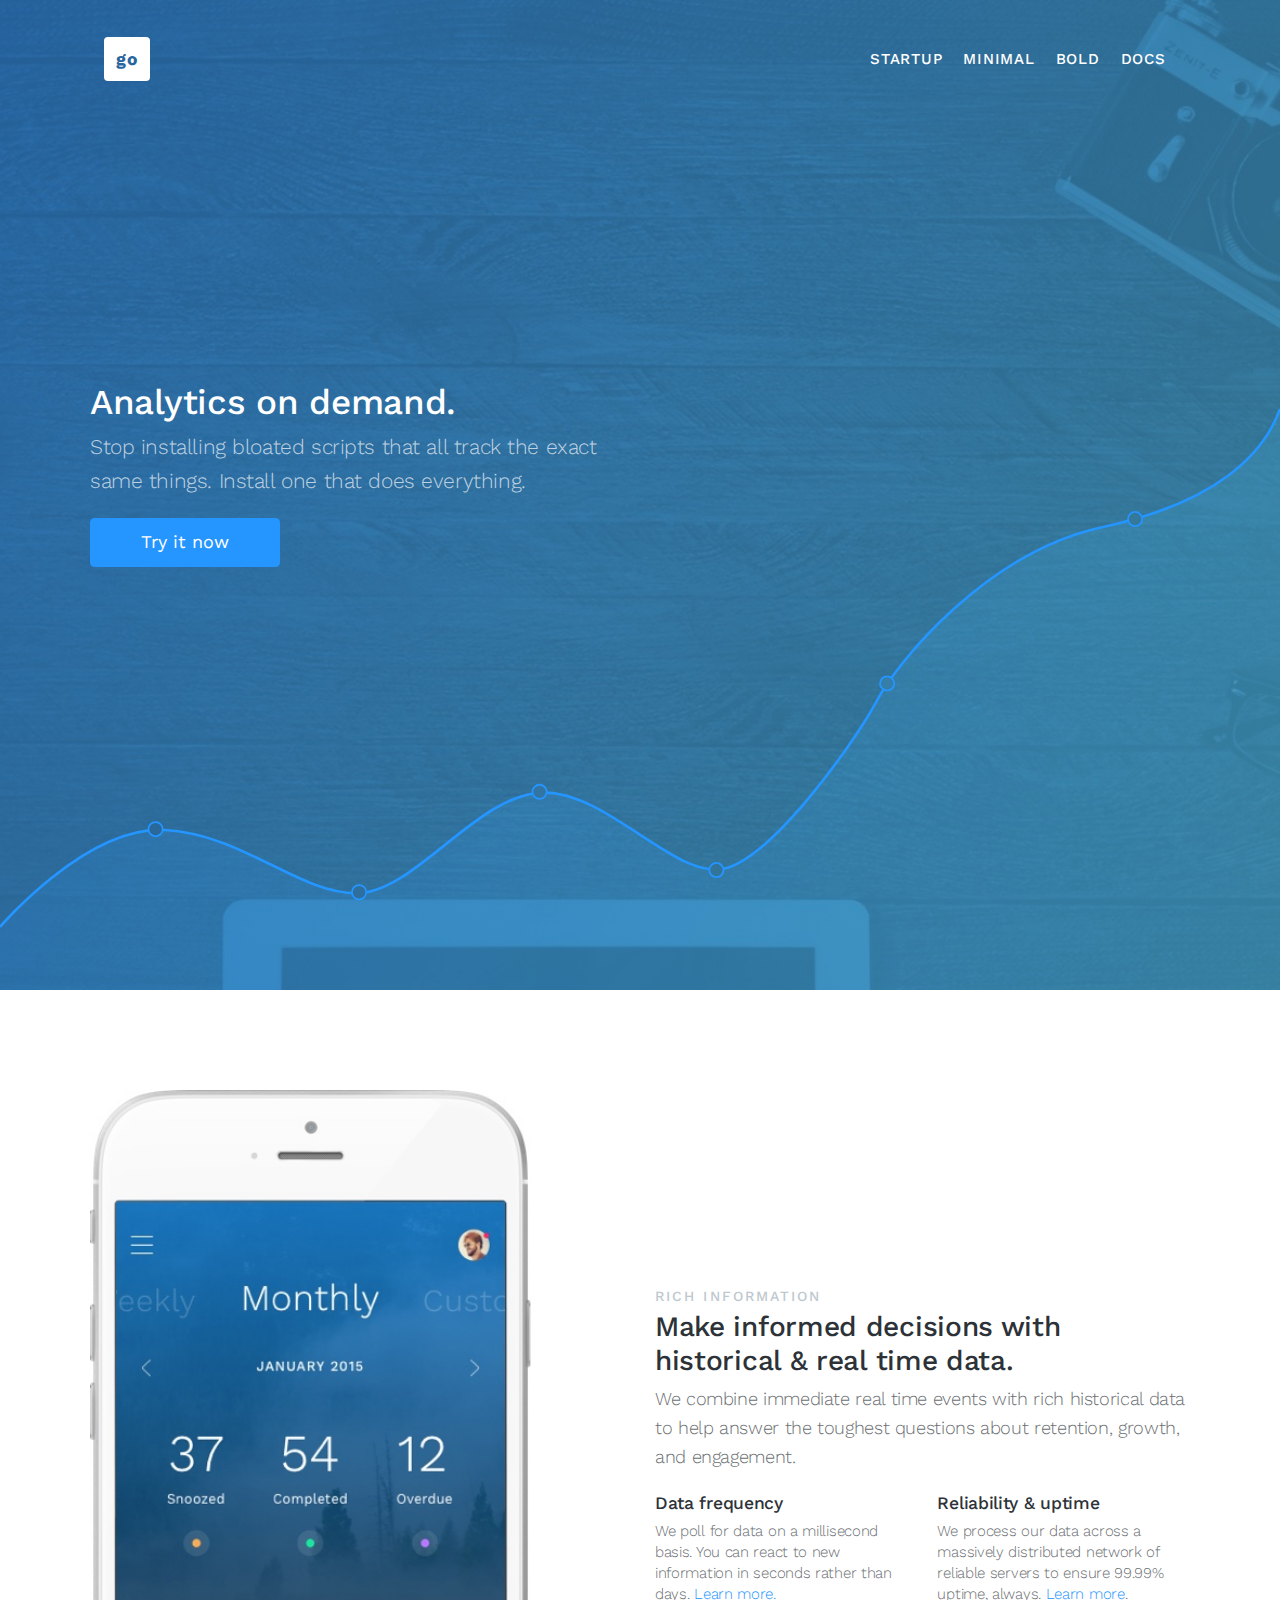
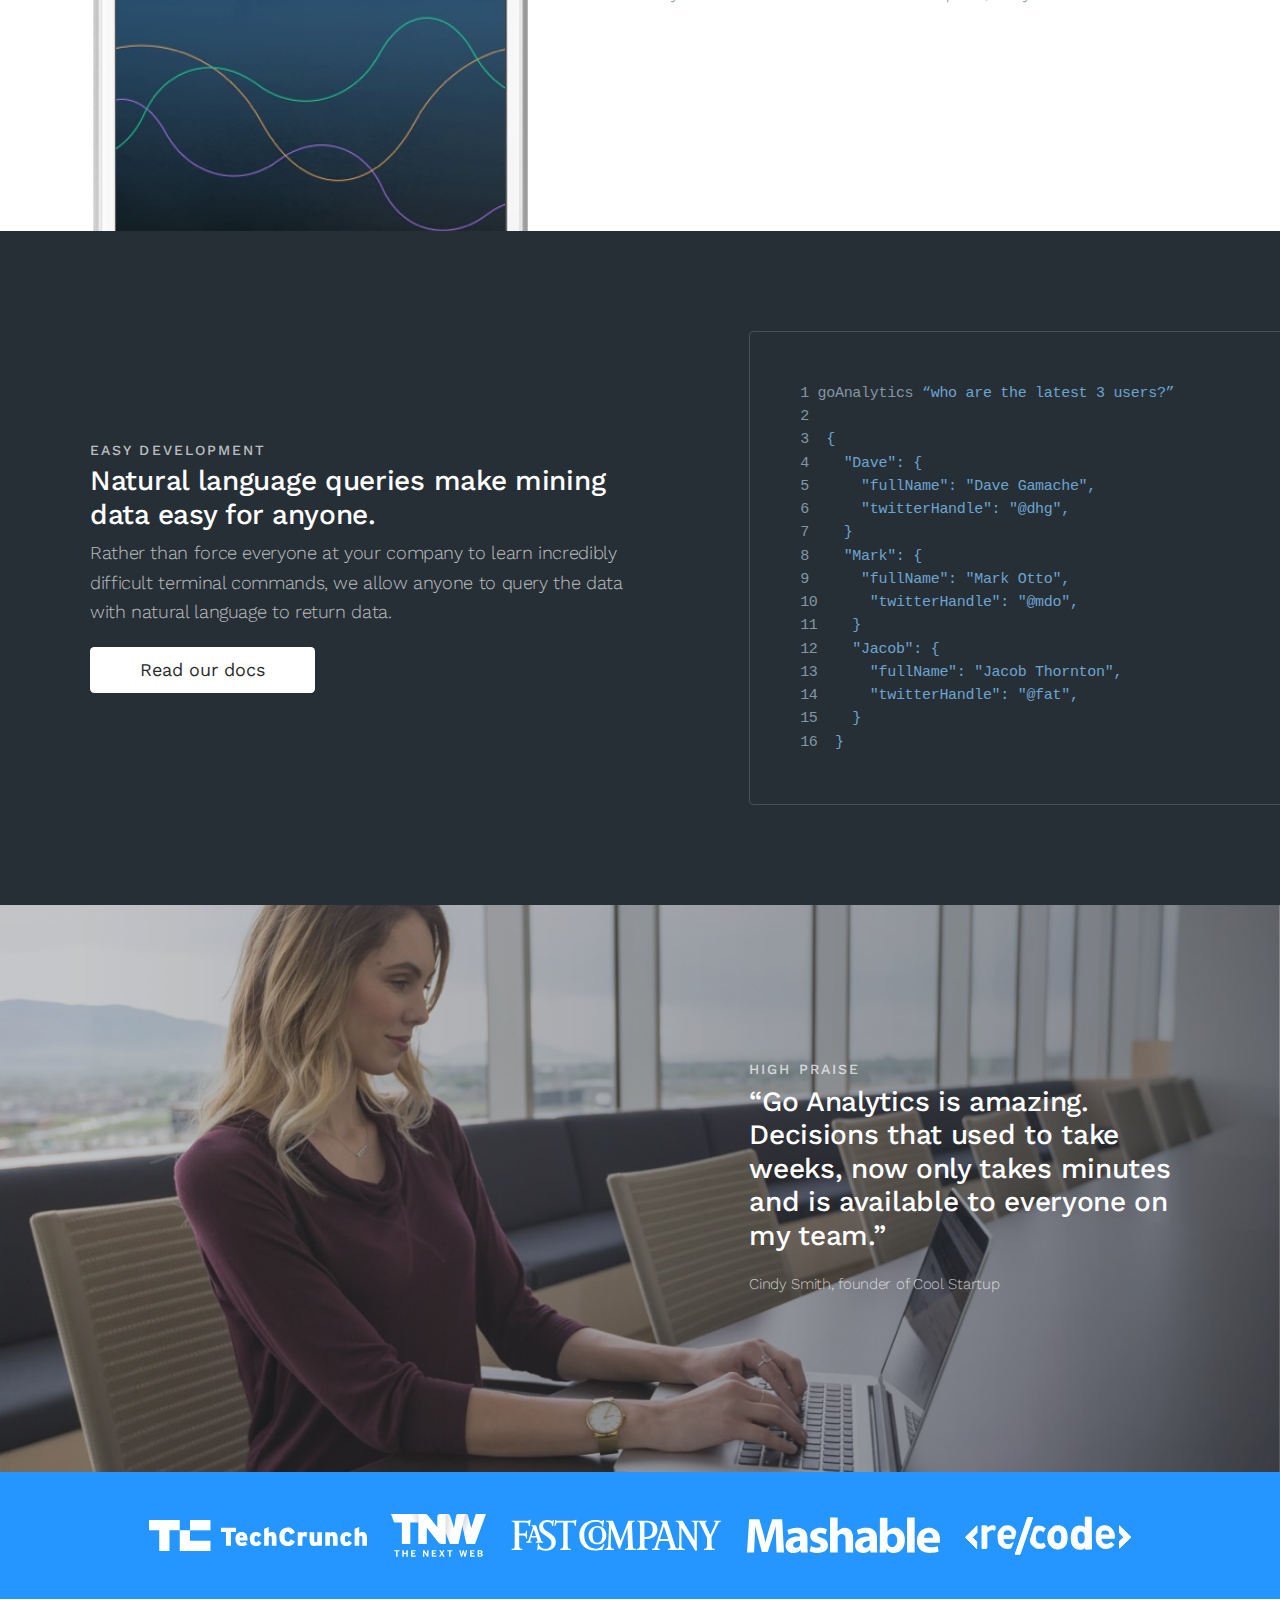
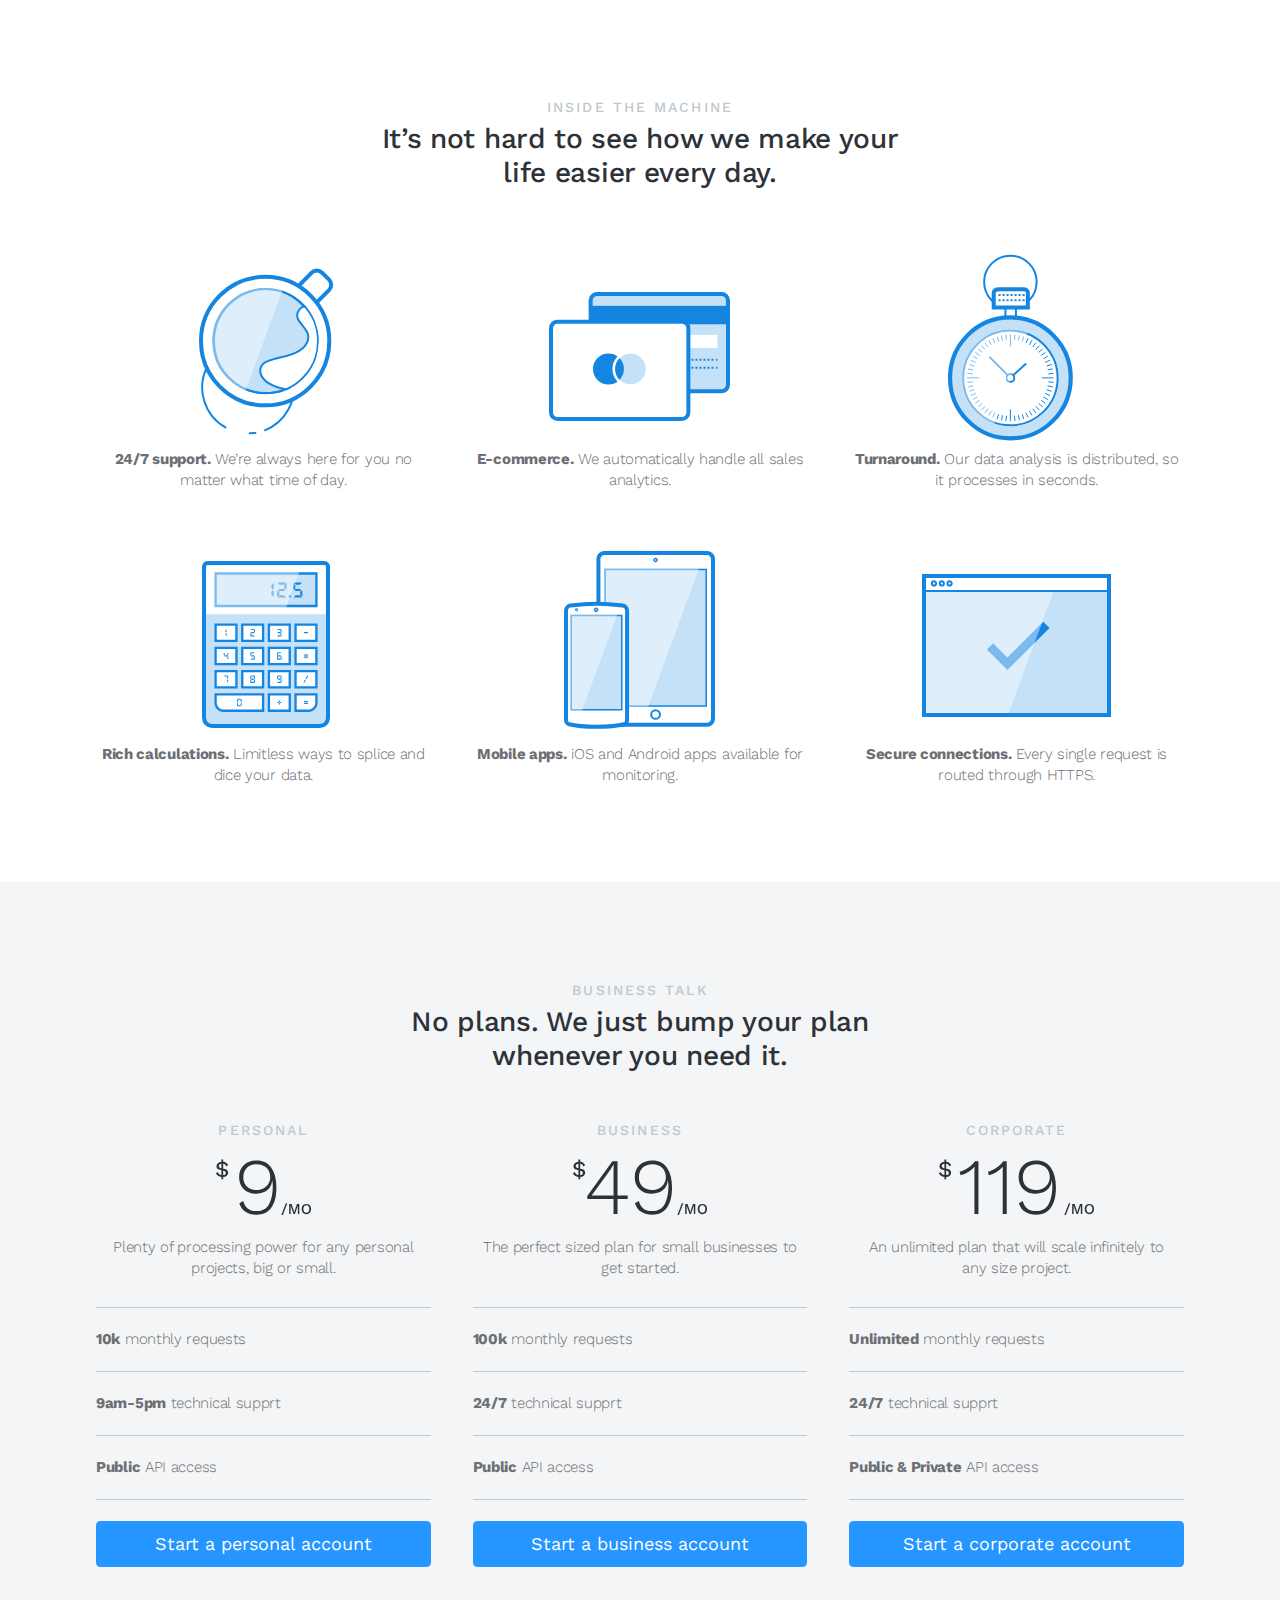
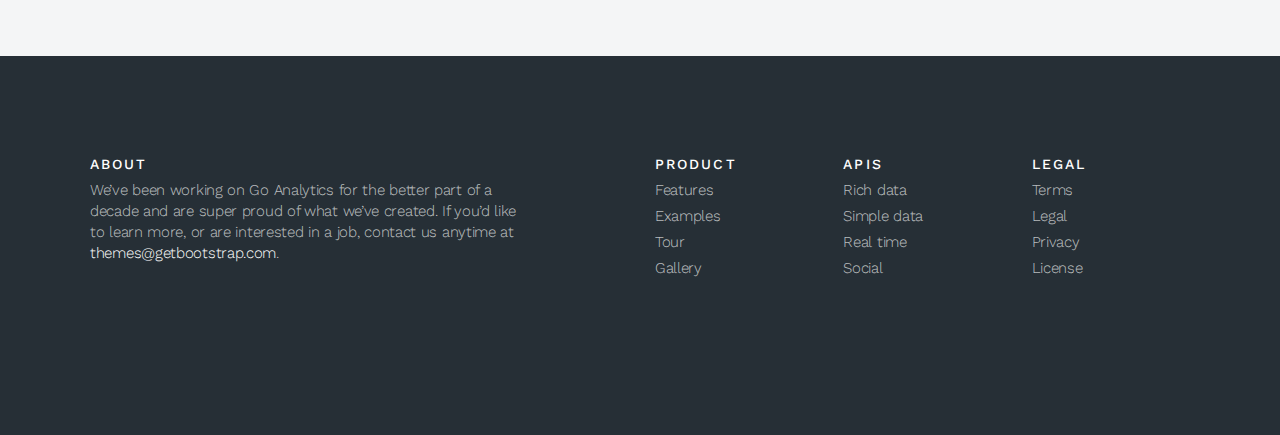
<file: v4/docs/index.html>
<!DOCTYPE html>
<html lang="en">
  <head>
    <meta charset="utf-8">
    <meta http-equiv="X-UA-Compatible" content="IE=edge">
    <meta name="viewport" content="width=device-width, initial-scale=1">
    <meta name="description" content="">
    <meta name="keywords" content="">
    <meta name="author" content="">

    <title>
      
        StartUp &middot; 
      
    </title>

    
      <link href='https://fonts.googleapis.com/css?family=Lora:400,400italic|Work+Sans:300,400,500,600' rel='stylesheet' type='text/css'>
      <link href="assets/css/toolkit-startup.css" rel="stylesheet">
      <link href="assets/css/application-startup.css" rel="stylesheet">
    

    

    <style>
      /* note: this is a hack for ios iframe for bootstrap themes shopify page */
      /* this chunk of css is not part of the toolkit :) */
      /* …curses ios, etc… */
      @media (max-width: 768px) and (-webkit-min-device-pixel-ratio: 2) {
        body {
          width: 1px;
          min-width: 100%;
          *width: 100%;
        }
        #stage {
          height: 1px;
          overflow: auto;
          min-height: 100vh;
          -webkit-overflow-scrolling: touch;
        }
      }
    </style>
  </head>


<body>
  



<div class="stage-shelf stage-shelf-right hidden" id="sidebar">
  <ul class="nav nav-bordered nav-stacked flex-column">
    <li class="nav-header">Examples</li>
    <li class="nav-item">
      <a class="nav-link active" href="index.html">Startup</a>
    </li>
    <li class="nav-item">
      <a class="nav-link" href="minimal/index.html">Minimal</a>
    </li>
    <li class="nav-item">
      <a class="nav-link" href="bold/index.html">Bold</a>
    </li>
    <li class="nav-divider"></li>
    <li class="nav-header">Docs</li>
    <li class="nav-item">
      <a class="nav-link" href="docs/index.html">Toolkit</a>
    </li>
    <li class="nav-item">
      <a class="nav-link" href="http://getbootstrap.com">Bootstrap</a>
    </li>
  </ul>
</div>

<div class="stage" id="stage">

<div class="block block-inverse block-fill-height app-header"
     style="background-image: url(assets/img/startup-1.jpg);">

  <div class="container py-4 fixed-top app-navbar">
  <nav class="navbar navbar-transparent navbar-padded navbar-toggleable-sm">
    <button
      class="navbar-toggler navbar-toggler-right hidden-md-up"
      type="button"
      data-target="#stage"
      data-toggle="stage"
      data-distance="-250">
      <span class="navbar-toggler-icon"></span>
    </button>

    <a class="navbar-brand mr-auto" href="">
      <strong style="background: #fff; padding: 12px; border-radius: 4px; color: #28669F;">go</strong>
    </a>

    <div class="hidden-sm-down text-uppercase">
      <ul class="navbar-nav">
        <li class="nav-item px-1 ">
          <a class="nav-link" href="#">StartUp</a>
        </li>
        <li class="nav-item px-1 ">
          <a class="nav-link" href="minimal/index.html">Minimal</a>
        </li>
        <li class="nav-item px-1 ">
          <a class="nav-link" href="bold/index.html">Bold</a>
        </li>
        <li class="nav-item px-1 ">
          <a class="nav-link" href="docs/index.html">Docs</a>
        </li>
      </ul>
    </div>
  </nav>
</div>


  <img class="app-graph"  src="assets/img/startup-0.svg">

  <div class="block-xs-middle pb-5">
    <div class="container">
      <div class="row">
        <div class="col-sm-10 col-lg-6">
          <h1 class="block-titleData frequency">Analytics on demand.</h1>
          <p class="lead mb-4 text-muted">Stop installing bloated scripts that all track the exact same things. Install one that does everything.</p>
          <button class="btn btn-primary btn-lg">Try it now</button>
        </div>
      </div>
    </div>
  </div>
</div>

<div class="block block-secondary app-iphone-block">
  <div class="container">
    <div class="row app-align-center">

      <div class="col-sm-5 hidden-sm-down">
        <img class="app-iphone" src="assets/img/startup-2.jpg" style="width: 100%;">
      </div>

      <div class="col-md-6 offset-md-1 col-sm-12 offset-sm-0">
        <h6 class="text-muted text-uppercase">Rich Information</h6>
        <h3>Make informed decisions with historical &amp; real time data.</h3>
        <p class="lead mb-4">We combine immediate real time events with rich historical data to help answer the toughest questions about retention, growth, and engagement.</p>
        <div class="row hidden-md-down">
          <div class="col-sm-6 mb-3">
            <h5>Data frequency</h5>
            <p>We poll for data on a millisecond basis. You can react to new information in seconds rather than days. <a href="#" class="text-primary">Learn more.</a></p>
          </div>
          <div class="col-sm-6">
            <h5>Reliability &amp; uptime</h5>
            <p>We process our data across a massively distributed network of reliable servers to ensure 99.99% uptime, always. <a href="#" class="text-primary">Learn more</a>.</p>
          </div>
        </div>
      </div>
    </div>

  </div>
</div>

<div class="block block-inverse block-secondary app-code-block">
  <div class="container">
    <div class="row app-align-center">
      <div class="col-md-5 push-md-7">
        <pre class="app-code">
<span>1</span> <span>goAnalytics</span> “who are the latest 3 users?”
<span>2</span>
<span>3</span>  {
<span>4</span>    "Dave": {
<span>5</span>      "fullName": "Dave Gamache",
<span>6</span>      "twitterHandle": "@dhg",
<span>7</span>    }
<span>8</span>    "Mark": {
<span>9</span>      "fullName": "Mark Otto",
<span>10</span>      "twitterHandle": "@mdo",
<span>11</span>    }
<span>12</span>    "Jacob": {
<span>13</span>      "fullName": "Jacob Thornton",
<span>14</span>      "twitterHandle": "@fat",
<span>15</span>    }
<span>16</span>  }</pre>
      </div>

      <div class="col-md-6 pull-md-5">
        <h6 class="text-muted text-uppercase">Easy development</h6>
        <h3>Natural language queries make mining data easy for anyone.</h3>
        <p class="lead mb-4 text-muted">Rather than force everyone at your company to learn incredibly difficult terminal commands, we allow anyone to query the data with natural language to return data.</p>
        <button class="btn btn-secondary btn-lg btn-borderless">
          Read our docs
        </button>
      </div>
    </div>
  </div>
</div>

<div class="block block-inverse app-high-praise"
     style="background-image: url(assets/img/startup-3.jpg);">
    <div class="container">
      <div class="row app-align-center py-3">
        <div class="col-sm-5 push-sm-7 py-5">
          <h6 class="text-muted text-uppercase mb-2">High Praise</h6>
          <h3 class="mb-4">“Go Analytics is amazing. Decisions that used to take weeks, now only takes minutes and is available to everyone on my team.”</h3>
          <p class="mb-4 text-muted">Cindy Smith, founder of Cool Startup</p>
        </div>
      </div>
  </div>
</div>

<div class="block app-ribbon py-5">
  <div class="container text-xs-center">
    <img src="assets/img/startup-4.svg">
    <img src="assets/img/startup-5.svg">
    <img src="assets/img/startup-6.svg">
    <img src="assets/img/startup-7.svg">
    <img src="assets/img/startup-8.svg">
  </div>
</div>

<div class="block block-secondary app-block-marketing-grid">
  <div class="container text-xs-center">

    <div class="row mb-5">
      <div class="col-xs-10 offset-xs-1 col-sm-8 offset-sm-2 col-lg-6 offset-lg-3">
        <h6 class="text-muted text-uppercase mb-2">Inside the machine</h6>
        <h3  class="mb-4">It’s not hard to see how we make your life easier every day.</h3>
      </div>
    </div>

    <div class="row app-marketing-grid">
      <div class="col-md-4 px-4 mb-5">
        <img class="mb-1" src="assets/img/startup-9.svg">
        <p><strong>24/7 support.</strong> We’re always here for you no matter what time of day.</p>
      </div>
      <div class="col-md-4 px-4 mb-5">
        <img class="mb-1" src="assets/img/startup-10.svg">
        <p><strong>E-commerce.</strong> We automatically handle all sales analytics.</p>
      </div>
      <div class="col-md-4 px-4 mb-5">
        <img class="mb-1" src="assets/img/startup-11.svg">
        <p><strong>Turnaround.</strong> Our data analysis is distributed, so it processes in seconds.</p>
      </div>
    </div>

    <div class="row app-marketing-grid">
      <div class="col-md-4 px-4 mb-5">
        <img class="mb-1" src="assets/img/startup-12.svg">
        <p><strong>Rich calculations.</strong> Limitless ways to splice and dice your data.</p>
      </div>
      <div class="col-md-4 px-4 mb-5">
        <img class="mb-1" src="assets/img/startup-13.svg">
        <p><strong>Mobile apps.</strong> iOS and Android apps available for monitoring.</p>
      </div>
      <div class="col-md-4 px-4 mb-5">
        <img class="mb-1" src="assets/img/startup-14.svg">
        <p><strong>Secure connections.</strong> Every single request is routed through HTTPS.</p>
      </div>
    </div>
  </div>
</div>

<div class="block app-price-plans">
  <div class="container text-center">

    <div class="row mb-5">
      <div class="col-md-8 offset-md-2 col-lg-6 offset-lg-3">
        <h6 class="text-muted text-uppercase mb-2">Business Talk</h6>
        <h3>No plans. We just bump your plan whenever you need it.</h3>
      </div>
    </div>

    <div class="row">
      <div class="col-md-4 px-4 pb-2 mb-5">
        <div class="px-2 mb-2">
          <h6 class="text-muted text-uppercase mb-4">Personal</h6>
          <img class="mb-4" src="assets/img/startup-15.svg">
          <p class="pb-2">Plenty of processing power for any personal projects, big or small.</p>
        </div>

        <ul class="list-unstyled list-bordered text-xs-left my-4">
          <li class="py-4"><strong>10k</strong> monthly requests</li>
          <li class="py-4"><strong>9am-5pm</strong> technical supprt</li>
          <li class="py-4"><strong>Public</strong> API access</li>
        </ul>

        <button class="btn btn-lg btn-primary btn-block">
          Start <span class="hidden-lg-down">a personal account</span>
        </button>
      </div>

      <div class="col-md-4 px-4 pb-2 mb-5">
        <div class="px-2">
          <h6 class="text-muted text-uppercase mb-4">Business</h6>
          <img class="mb-4" src="assets/img/startup-16.svg">
          <p class="pb-2">The perfect sized plan for small businesses to get started.</p>
        </div>

        <ul class="list-unstyled list-bordered text-xs-left my-4">
          <li class="py-4"><strong>100k</strong> monthly requests</li>
          <li class="py-4"><strong>24/7</strong> technical supprt</li>
          <li class="py-4"><strong>Public</strong> API access</li>
        </ul>

        <button class="btn btn-lg btn-primary btn-block">
          Start <span class="hidden-lg-down">a business account</span>
        </button>
      </div>

      <div class="col-md-4 px-4 pb-1 mb-5">
        <div class="px-2">
          <h6 class="text-muted text-uppercase mb-4">Corporate</h6>
          <img class="mb-4" src="assets/img/startup-17.svg">
          <p class="pb-2">An unlimited plan that will scale infinitely to any size project.</p>
        </div>

        <ul class="list-unstyled list-bordered text-xs-left my-4">
          <li class="py-4"><strong>Unlimited</strong> monthly requests</li>
          <li class="py-4"><strong>24/7</strong> technical supprt</li>
          <li class="py-4"><strong>Public &amp; Private</strong> API access</li>
        </ul>

        <button class="btn btn-lg btn-primary btn-block">
          Start <span class="hidden-lg-down">a corporate account</span>
        </button>
      </div>
    </div>

  </div>
</div>

<div class="block block-inverse app-footer">
 <div class="container">
    <div class="row">
      <div class="col-md-5 mb-5">
        <ul class="list-unstyled list-spaced">
          <li class="mb-2"><h6 class="text-uppercase">About</h6></li>
          <li class="text-muted">
             We’ve been working on Go Analytics for the better part of a decade and are super proud of what we’ve created. If you’d like to learn more, or are interested in a job, contact us anytime at <a href="mailto: themes@getbootstrap.com">themes@getbootstrap.com</a>.
          </li>
        </ul>
      </div>
      <div class="col-md-2 offset-md-1 mb-5">
        <ul class="list-unstyled list-spaced">
          <li class="mb-2"><h6 class="text-uppercase">Product</h6></li>
          <li class="text-muted">Features</li>
          <li class="text-muted">Examples</li>
          <li class="text-muted">Tour</li>
          <li class="text-muted">Gallery</li>
        </ul>
      </div>
      <div class="col-md-2 mb-5">
        <ul class="list-unstyled list-spaced">
          <li class="mb-2"><h6 class="text-uppercase">Apis</h6></li>
          <li class="text-muted">Rich data</li>
          <li class="text-muted">Simple data</li>
          <li class="text-muted">Real time</li>
          <li class="text-muted">Social</li>
        </ul>
      </div>
      <div class="col-md-2 mb-5">
        <ul class="list-unstyled list-spaced">
          <li class="mb-2"><h6 class="text-uppercase">Legal</h6></li>
          <li class="text-muted">Terms</li>
          <li class="text-muted">Legal</li>
          <li class="text-muted">Privacy</li>
          <li class="text-muted">License</li>
        </ul>
      </div>
    </div>
  </div>
</div>

</div>


    <script src="assets/js/jquery.min.js"></script>
    <script src="assets/js/tether.min.js"></script>
    <script src="assets/js/toolkit.js"></script>
    <script src="assets/js/application.js"></script>
  </body>
</html>
</file>
<file: v4/docs/assets/css/application-startup.css>
/* navbar */
.app-navbar {
  font-weight: 500;
  letter-spacing: .05em;
  position: absolute;
}


/* header block */
.app-graph {
  width: 150%;
  position: absolute;
  right: 0;
  bottom: -40px;
}
@media (min-width: 768px) {
  .app-graph {
    width: 100%;
    bottom: 0;
  }
}


/* iphone block */
.app-iphone-block {
  padding-bottom: 60px;
}
@media (min-width: 768px) {
  .app-iphone-block {
    padding-bottom: 0;
  }
}


/* code block */
.app-code-block {
  background-color: #262F36;
  overflow: hidden;
}
.app-code {
  color: #6EA4CF;
  border: #495158 1px solid;
  background: transparent;
  font-size: 12px;
  padding: 20px;
  line-height: 1.55;
  margin-bottom: 30px;
  border-radius: .3rem;
}
.app-code span {
  color: #8496A5;
}
@media (min-width: 768px) {
  .app-code {
    width: 600px;
    margin-bottom: 0;
  }
}
@media (min-width: 992px) {
  .app-code {
    padding: 50px;
    font-size: 15px;
  }
}


/* pull quote block */
.app-high-praise img {
  width: 100%;
}


/* brand ribbon block */
.app-ribbon {
  background: #2595FF;
}
.app-ribbon .container {
  padding-left: 0;
  padding-right: 0;
  margin-bottom: -30px;
}
.app-ribbon img {
  margin: 0 10px 30px;
}


/* marketing grid block */
.app-block-marketing-grid .container {
  margin-bottom: -60px;
}
.app-marketing-grid .m-b {
  margin-bottom: 10px !important;
}
@media (max-width: 768px) {
  .app-marketing-grid .m-b-lg {
    margin-bottom: 40px !important;
  }
}


/* price plan block */
.app-price-plans {
  background-color: #F4F5F6;
}
.app-price-plans .container {
  margin-bottom: -60px;
}


/* footer block */
.app-footer {
  background-color: #262F36;
}
.app-footer a {
  color: #fff;
}


/* general block overrrides */
@media (max-width: 768px) {
  .block .lead {
    line-height: 1.3;
  }
  .block h3 {
    line-height: 1.15;
  }
}


/* general inverse overrides */
.block-inverse .text-muted {
  color: rgba(255, 255, 255, .7) !important;
}
.block-inverse .block-bg-img {
  background-color: transparent;
}


/* general btn overrides */
.btn-lg {
  font-size: 18px;
}
.block-secondary .btn-lg {
  width: 100%;
}
.btn-lg:not(.btn-block) {
  padding: 12px 50px;
}
@media (min-width: 768px) {
  .btn-lg:not(.btn-block) {
    width: auto;
  }
}


/* ie10+ */
@media (min-width: 768px) {
  .app-align-center {
    display: flex;
    align-items: center;
  }
}
</file>
